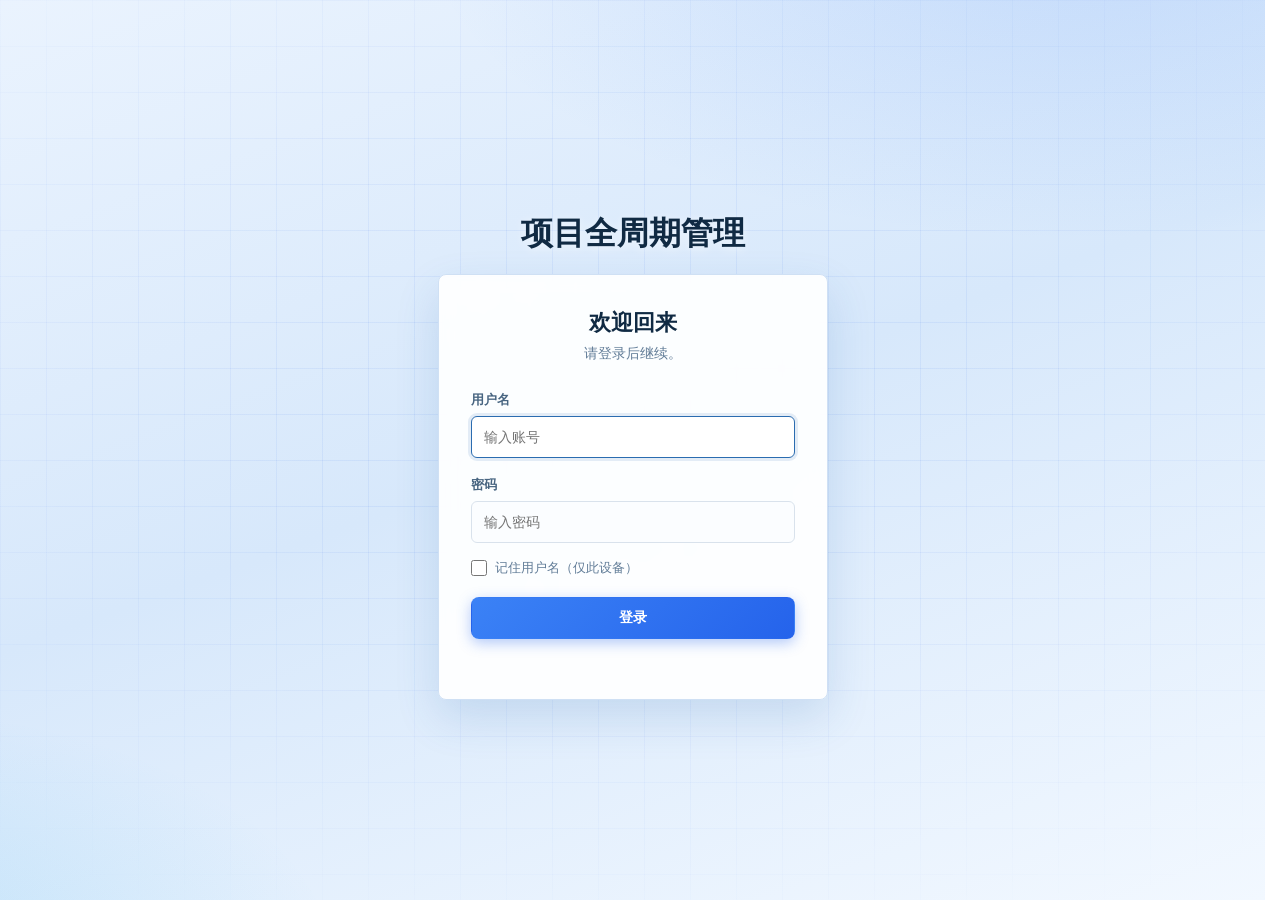
<file: src/main/resources/static/login.html>
<!DOCTYPE html>
<html lang="zh-CN">
<head>
  <meta charset="UTF-8">
  <meta name="viewport" content="width=device-width, initial-scale=1.0">
  <title>&#39033;&#30446;&#20840;&#21608;&#26399;&#31649;&#29702; - &#30331;&#24405;</title>
  <link rel="stylesheet" href="css/style.css?v=20261015-1">
  <style>
    :root {
      --ink: #102a43;
      --muted: #627d98;
      --line: #d9e2ec;
      --teal: #2563eb;
      --teal-dark: #1d4ed8;
      --blue: #2b6cb0;
    }
    body.auth-page {
      min-height: 100vh;
      display: grid;
      place-items: center;
      padding: 28px;
      background:
        radial-gradient(1100px 550px at 85% -10%, rgba(59, 130, 246, 0.18), transparent 60%),
        radial-gradient(850px 480px at -10% 108%, rgba(14, 165, 233, 0.15), transparent 55%),
        linear-gradient(160deg, #eaf3fe 0%, #d7e8fb 48%, #f2f8ff 100%);
      color: var(--ink);
    }
    body.auth-page::before {
      content: '';
      position: fixed;
      inset: 0;
      background-image:
        linear-gradient(rgba(37, 99, 235, 0.07) 1px, transparent 1px),
        linear-gradient(90deg, rgba(37, 99, 235, 0.07) 1px, transparent 1px);
      background-size: 46px 46px;
      mask-image: radial-gradient(ellipse 78% 68% at 50% 42%, #000 35%, transparent 100%);
      -webkit-mask-image: radial-gradient(ellipse 78% 68% at 50% 42%, #000 35%, transparent 100%);
      pointer-events: none;
    }
    .auth-shell {
      position: relative;
      z-index: 1;
      width: min(92vw, 390px);
    }
    .auth-brand {
      margin-bottom: 22px;
      text-align: center;
      color: var(--ink);
      text-shadow: 0 2px 10px rgba(255, 255, 255, 0.6);
    }
    .auth-brand h1 {
      margin: 14px 0 0;
      font-size: 32px;
      line-height: 1.2;
      letter-spacing: 0;
    }
    .auth-card {
      width: 100%;
      padding: 34px 32px 28px;
      border: 1px solid #cfe0f4;
      border-radius: 8px;
      background: rgba(255, 255, 255, 0.92);
      box-shadow: 0 18px 44px rgba(43, 108, 176, 0.16);
      backdrop-filter: blur(8px);
    }
    .auth-card h2 {
      margin: 0 0 8px;
      color: var(--ink);
      font-size: 22px;
      line-height: 1.25;
      text-align: center;
    }
    .auth-card > p {
      margin: 0 0 28px;
      color: var(--muted);
      font-size: 14px;
      text-align: center;
    }
    .auth-form label {
      display: block;
      margin-bottom: 18px;
      color: #486581;
      font-size: 13px;
      font-weight: 600;
    }
    .auth-form input[type="text"],
    .auth-form input[type="password"] {
      display: block;
      width: 100%;
      height: 42px;
      margin-top: 7px;
      padding: 0 12px;
      border: 1px solid var(--line);
      border-radius: 6px;
      background: #fbfdff;
      color: var(--ink);
      font-size: 14px;
      outline: none;
      transition: border-color 0.15s, box-shadow 0.15s, background 0.15s;
    }
    .auth-form input[type="text"]:focus,
    .auth-form input[type="password"]:focus {
      border-color: var(--blue);
      box-shadow: 0 0 0 3px rgba(43, 108, 176, 0.12);
      background: #fff;
    }
    .auth-remember {
      display: inline-flex !important;
      align-items: center;
      gap: 8px;
      margin: -2px 0 20px !important;
      color: var(--muted) !important;
      font-size: 13px !important;
      font-weight: 400 !important;
      cursor: pointer;
      user-select: none;
    }
    .auth-remember input {
      width: 16px;
      height: 16px;
      margin: 0;
      accent-color: var(--teal);
      cursor: pointer;
    }
    .auth-actions .btn {
      width: 100%;
      min-height: 42px;
      border-radius: 8px;
      background: linear-gradient(135deg, #3b82f6, #2563eb);
      border-color: transparent;
      font-weight: 600;
      box-shadow: 0 4px 14px rgba(37, 99, 235, 0.35);
    }
    .auth-actions .btn:hover {
      background: linear-gradient(135deg, #2563eb, #1d4ed8);
      border-color: transparent;
      box-shadow: 0 6px 18px rgba(37, 99, 235, 0.45);
    }
    .auth-message {
      min-height: 20px;
      margin-top: 12px;
      color: #c0392b;
      font-size: 13px;
    }
    .auth-message.auth-notice {
      color: #15803d;
      font-weight: 600;
    }
    @media (max-width: 520px) {
      body.auth-page { padding: 18px; }
      .auth-brand h1 { font-size: 28px; }
      .auth-card { padding: 30px 24px 24px; }
    }
  </style>
</head>
<body class="auth-page">
  <main class="auth-shell">
    <header class="auth-brand">
      <h1>&#39033;&#30446;&#20840;&#21608;&#26399;&#31649;&#29702;</h1>
    </header>

    <section class="auth-card">
      <h2>&#27426;&#36814;&#22238;&#26469;</h2>
      <p>&#35831;&#30331;&#24405;&#21518;&#32487;&#32493;&#12290;</p>
      <form id="loginForm" class="auth-form">
        <label>&#29992;&#25143;&#21517;
          <input type="text" id="loginUsername" required maxlength="50" autocomplete="username" placeholder="&#36755;&#20837;&#36134;&#21495;">
        </label>
        <label>&#23494;&#30721;
          <input type="password" id="loginPassword" required maxlength="100" autocomplete="current-password" placeholder="&#36755;&#20837;&#23494;&#30721;">
        </label>
        <label class="auth-remember">
          <input type="checkbox" id="rememberUsername">
          <span>&#35760;&#20303;&#29992;&#25143;&#21517;&#65288;&#20165;&#27492;&#35774;&#22791;&#65289;</span>
        </label>
        <div class="auth-actions">
          <button type="submit" class="btn btn-primary">&#30331;&#24405;</button>
        </div>
        <div id="loginMessage" class="auth-message"></div>
      </form>
    </section>
  </main>

  <script>
    const TOKEN_KEY = 'bugclose_token';
    const REMEMBERED_USERNAME_KEY = 'bugclose_remembered_username';
    const LOGIN_API = '/api/auth/login';

    const usernameEl = document.getElementById('loginUsername');
    const passwordEl = document.getElementById('loginPassword');
    const rememberEl = document.getElementById('rememberUsername');
    const messageEl = document.getElementById('loginMessage');
    const getToken = () => localStorage.getItem(TOKEN_KEY);
    const setToken = (token) => {
      if (token) localStorage.setItem(TOKEN_KEY, token);
      else localStorage.removeItem(TOKEN_KEY);
    };
    const getNextUrl = () => {
      const params = new URLSearchParams(location.search);
      const next = params.get('next');
      // 仅允许站内相对路径；拒绝 "//evil.com" 这类协议相对跳转
      return next && next.startsWith('/') && !next.startsWith('//') ? next : '/';
    };
    const showMessage = (msg) => {
      messageEl.textContent = msg || '';
      messageEl.classList.remove('auth-notice'); // 后续报错恢复红色
    };

    // 改密后跳回登录页的提示：固定文案映射，不直接渲染 URL 参数（防注入）
    const LOGIN_MESSAGES = {
      pwdchanged: '\u5bc6\u7801\u4fee\u6539\u6210\u529f\uff0c\u8bf7\u4f7f\u7528\u65b0\u5bc6\u7801\u91cd\u65b0\u767b\u5f55',
    };
    const notice = LOGIN_MESSAGES[new URLSearchParams(location.search).get('msg')];
    if (notice) {
      messageEl.textContent = notice;
      messageEl.classList.add('auth-notice');
    }

    // 安全整改：历史版本曾明文存密码，这里统一清理，只保留用户名
    localStorage.removeItem('bugclose_remembered_password');

    const rememberedUsername = localStorage.getItem(REMEMBERED_USERNAME_KEY);
    if (rememberedUsername) {
      usernameEl.value = rememberedUsername;
      rememberEl.checked = true;
    }

    if (getToken()) {
      location.replace(getNextUrl());
    }

    document.getElementById('loginForm').addEventListener('submit', async (e) => {
      e.preventDefault();
      showMessage('');
      const username = usernameEl.value.trim();
      const password = passwordEl.value;
      if (!username || !password) {
        showMessage('\u8bf7\u586b\u5199\u7528\u6237\u540d\u548c\u5bc6\u7801');
        return;
      }
      try {
        const resp = await fetch(LOGIN_API, {
          method: 'POST',
          headers: { 'Content-Type': 'application/json' },
          body: JSON.stringify({ username, password }),
        });
        const data = await resp.json().catch(() => null);
        if (!resp.ok) {
          throw new Error((data && data.error) || `\u767b\u5f55\u5931\u8d25 (${resp.status})`);
        }
        if (rememberEl.checked) {
          localStorage.setItem(REMEMBERED_USERNAME_KEY, username);
        } else {
          localStorage.removeItem(REMEMBERED_USERNAME_KEY);
        }
        setToken(data.token);
        location.replace(getNextUrl());
      } catch (err) {
        showMessage(err.message || '\u767b\u5f55\u5931\u8d25');
      }
    });

    // 已记住用户名时直接聚焦密码框
    (rememberedUsername ? passwordEl : usernameEl).focus();
  </script>
</body>
</html>
</file>
<file: src/main/resources/static/css/style.css>
/* ===== 全局 ===== */
* { box-sizing: border-box; margin: 0; padding: 0; }
/* 预留滚动条槽位：不同视图高度不同，滚动条出现/消失时内容宽度不再左右跳动 */
html { scrollbar-gutter: stable; }
:root {
  --primary: #2563eb;
  --primary-dark: #1d4ed8;
  --radius: 10px;
  --shadow-sm: 0 1px 2px rgba(16, 24, 40, 0.05);
  --shadow-card: 0 1px 2px rgba(16, 24, 40, 0.04), 0 4px 14px rgba(16, 24, 40, 0.06);
  --ring: 0 0 0 3px rgba(37, 99, 235, 0.16);
}
body {
  font-family: "Microsoft YaHei", "Segoe UI", sans-serif;
  background: #f4f6f9;
  color: #333;
  font-size: 14px;
}
.hidden { display: none !important; }

/* ===== 左侧边栏布局 ===== */
.app-layout { display: flex; min-height: 100vh; }
.sidebar {
  width: 240px; flex-shrink: 0;
  display: flex; flex-direction: column;
  padding: 18px 12px 14px;
  background: #fff;
  border-right: 1px solid #e2e8f0;
  box-shadow: 2px 0 8px rgba(0, 0, 0, 0.04);
  position: sticky; top: 0; height: 100vh;
  overflow-y: auto;
}
.sidebar h1 {
  font-size: 18px; color: #2563eb;
  padding: 0 8px 14px; margin-bottom: 12px;
  border-bottom: 1px solid #eef2f7;
  white-space: nowrap;
}
.sidebar nav { display: flex; flex-direction: column; gap: 6px; flex: 1; }
.app-main { flex: 1; min-width: 0; display: flex; flex-direction: column; }
.nav-btn {
  position: relative; overflow: hidden;
  width: 100%; text-align: left;
  border: 1px solid #e6edf7;
  background: #f6f9fd;
  padding: 9px 14px;
  font-size: 14px;
  cursor: pointer;
  border-radius: 8px;
  color: #475569;
  transition: background .18s, color .18s, transform .12s, box-shadow .18s, border-color .18s;
}
.nav-btn:hover { background: #eaf1fc; border-color: #cfdffb; color: #1e40af; }
.nav-btn:active { transform: scale(0.97); }
.nav-btn.active {
  background: #334155;
  color: #fff; border-color: transparent; font-weight: 600;
  box-shadow: 0 2px 8px rgba(51, 65, 85, 0.25);
}
.nav-btn.active:hover { background: #1e293b; color: #fff; }

/* 导航/二级 tab 点击水波纹 */
.tab-ripple {
  position: absolute; border-radius: 50%; pointer-events: none;
  background: rgba(255, 255, 255, 0.55);
  transform: scale(0);
  animation: admin-ripple 0.6s ease-out forwards;
}
@keyframes admin-ripple {
  to { transform: scale(2.4); opacity: 0; }
}

/* ===== 按钮 ===== */
.btn {
  padding: 8px 16px;
  border: 1px solid #d8dee9;
  background: #fff;
  border-radius: 8px;
  cursor: pointer;
  font-size: 14px;
  font-weight: 500;
  color: #475569;
  box-shadow: var(--shadow-sm);
  transition: all .18s ease;
}
.btn:hover { border-color: #a8c6f7; color: var(--primary); background: #f5f8ff; box-shadow: 0 2px 8px rgba(37, 99, 235, 0.14); }
.btn:active { transform: translateY(1px); }
.btn:focus-visible { outline: none; box-shadow: var(--ring); }
.btn-primary {
  background: linear-gradient(135deg, #3b82f6, #2563eb);
  border-color: transparent;
  color: #fff;
  box-shadow: 0 2px 8px rgba(37, 99, 235, 0.35);
}
.btn-primary:hover { background: linear-gradient(135deg, #2563eb, #1d4ed8); color: #fff; box-shadow: 0 4px 12px rgba(37, 99, 235, 0.42); }
.btn-sm { padding: 4px 10px; font-size: 12px; border-radius: 6px; }
.btn-danger { color: #c81e1e; border-color: #f3c1c1; }
.btn-danger:hover { border-color: #e02424; color: #e02424; background: #fef2f2; box-shadow: 0 2px 8px rgba(224, 36, 36, 0.14); }

/* ===== 视图容器 ===== */
.view {
  padding: 20px 24px;
  max-width: 1280px;
  width: 100%;
  margin: 0 auto;
  box-sizing: border-box;
  flex: 1;
  display: flex;
  flex-direction: column;
  min-height: 0;
}
/* 底部预留悬浮按钮（汇总分析）空间，避免遮挡分页栏 */
.view-wide { max-width: 1720px; padding-bottom: 88px; }

/* ===== 视图切换动画（纯淡入，避免整屏位移晃动） ===== */
@keyframes viewFadeIn {
  from { opacity: 0; }
  to   { opacity: 1; }
}
.view-animate-in {
  animation: viewFadeIn .25s ease-out both;
}

/* Bug 列表：左侧项目栏 + 右侧列表（两列等高拉伸，底部对齐） */
.view-with-sidebar { display: flex; gap: 16px; align-items: stretch; flex: 1; min-height: 0; }
.list-main { flex: 1; min-width: 0; display: flex; flex-direction: column; min-height: 0; }
.list-main .pager { margin-top: auto; }
.list-main .bug-table { margin-bottom: 12px; flex: 1 0 auto; }

/* ===== 筛选栏 ===== */
.filter-bar {
  display: flex;
  gap: 10px;
  flex-wrap: wrap;
  background: #fff;
  padding: 14px 16px;
  border-radius: var(--radius);
  margin-bottom: 16px;
  box-shadow: var(--shadow-card);
}
.filter-bar input, .filter-bar select {
  padding: 7px 10px;
  border: 1px solid #d0d5dd;
  border-radius: 6px;
  font-size: 14px;
  outline: none;
  transition: border-color .15s, box-shadow .15s;
}
.filter-bar input:focus, .filter-bar select:focus { border-color: var(--primary); box-shadow: var(--ring); }
#fKeyword { width: 220px; }
#fAssignee { width: 120px; }

/* ===== 表格 ===== */
.bug-table {
  width: 100%;
  border-collapse: collapse;
  background: #fff;
  border-radius: var(--radius);
  overflow: hidden;
  box-shadow: var(--shadow-card);
}
.bug-table th, .bug-table td {
  padding: 10px 12px;
  text-align: left;
  border-bottom: 1px solid #eef0f3;
}
.bug-table th { background: #f8fafc; font-weight: 600; color: #555; white-space: nowrap; }
.bug-table tbody tr { height: 43px; transition: background .12s; }
.bug-table tbody tr:hover { background: #f5f8fe; }
.bug-table tbody tr.filler-row:hover, .bug-table tbody tr.empty-row:hover { background: transparent; }
.empty-row td { text-align: center; color: #999; }
.bug-title-cell { max-width: 380px; overflow: hidden; text-overflow: ellipsis; white-space: nowrap; }
.seq-col { width: 56px; text-align: center; color: #888; }
.empty-tip { text-align: center; color: #999; padding: 40px 0; }

/* ===== 分页栏 ===== */
.pager {
  display: flex;
  align-items: center;
  justify-content: flex-end;
  gap: 8px;
  background: #fff;
  padding: 10px 16px;
  border-radius: var(--radius);
  margin-top: 12px;
  box-shadow: var(--shadow-card);
}
.pager-total { color: #888; font-size: 13px; margin-right: auto; }
.pager-size {
  padding: 5px 8px;
  border: 1px solid #d0d5dd;
  border-radius: 6px;
  font-size: 13px;
  outline: none;
}
.pager-btn {
  min-width: 30px;
  height: 30px;
  padding: 0 9px;
  border: 1px solid #d0d5dd;
  background: #fff;
  border-radius: 6px;
  cursor: pointer;
  font-size: 13px;
  color: #444;
  transition: all .15s;
}
.pager-btn:hover:not(:disabled) { border-color: #2563eb; color: #2563eb; }
.pager-btn.active { background: #2563eb; border-color: #2563eb; color: #fff; }
.pager-btn:disabled { color: #bbb; cursor: not-allowed; background: #f7f8fa; }
.pager-ellipsis { color: #999; padding: 0 2px; }

/* ===== 标签 ===== */
.tag {
  display: inline-block;
  padding: 2px 10px;
  border-radius: 10px;
  font-size: 12px;
  white-space: nowrap;
}
.sev-CRITICAL { background: #fde8e8; color: #c81e1e; }
.sev-HIGH     { background: #fef3e2; color: #c2710c; }
.sev-MEDIUM   { background: #e8f1fd; color: #1a56db; }
.sev-LOW      { background: #eef2f5; color: #64748b; }

.pri-URGENT { background: #fde8e8; color: #c81e1e; }
.pri-HIGH   { background: #fef3e2; color: #c2710c; }
.pri-MEDIUM { background: #e8f1fd; color: #1a56db; }
.pri-LOW    { background: #eef2f5; color: #64748b; }

.st-NEW         { background: #e8f1fd; color: #1a56db; }
.st-IN_PROGRESS { background: #fef3e2; color: #c2710c; }
.st-RESOLVED    { background: #e6f6ec; color: #05803c; }
.st-CLOSED      { background: #eef2f5; color: #64748b; }

.proj-tag   { background: #f3e8fd; color: #7e22ce; }
.proj-count { background: #e8f1fd; color: #1a56db; font-weight: 600; }
.proj-count.zero { background: #eef2f5; color: #94a3b8; font-weight: 400; }

/* 文档库：分类标签配色 */
.doc-cat-REQUIREMENT { background: #e8f1fd; color: #1a56db; }
.doc-cat-DESIGN      { background: #f3e8fd; color: #7e22ce; }
.doc-cat-TEST        { background: #e6f7ee; color: #05803c; }
.doc-cat-MANUAL      { background: #fef3e2; color: #c2710c; }
.doc-cat-MEETING     { background: #fdf0e8; color: #b45309; }
.doc-cat-OTHER       { background: #eef2f5; color: #64748b; }

/* 版本历史：最新版本标记与弹窗内表格 */
.doc-latest { background: #e6f7ee; color: #05803c; font-size: 12px; }
.doc-his-table { margin-top: 12px; }

/* 测试用例：执行状态标签配色 */
.cs-NOT_RUN { background: #eef2f5; color: #64748b; }
.cs-PASS    { background: #e6f7ee; color: #05803c; }
.cs-FAIL    { background: #fde8e8; color: #c81e1e; }
.cs-BLOCKED { background: #fef3e2; color: #c2710c; }

/* 测试用例：优先级标签配色 */
.cp-P0 { background: #fde8e8; color: #c81e1e; }
.cp-P1 { background: #fdf0e8; color: #e8705f; }
.cp-P2 { background: #e8f1fd; color: #1a56db; }
.cp-P3 { background: #eef2f5; color: #94a3b8; }

/* 需求管理：状态标签 */
.rs-DRAFT      { background: #eef2f5; color: #64748b; }
.rs-REVIEWING  { background: #fef3e2; color: #c2710c; }
.rs-APPROVED   { background: #e8f1fd; color: #1a56db; }
.rs-IN_PROGRESS{ background: #f3e8fd; color: #7e22ce; }
.rs-COMPLETED  { background: #e6f7ee; color: #05803c; }
.rs-REJECTED   { background: #fde8e8; color: #c81e1e; }

/* ===== 用例导入弹窗 ===== */
.import-steps p { margin-bottom: 12px; color: #444; line-height: 1.8; }
.import-steps .btn-sm { margin-left: 8px; }
.import-steps input[type="file"] { display: block; margin-top: 6px; font-size: 13px; }
.import-preview { max-height: 320px; overflow: auto; border: 1px solid #e5e7eb; border-radius: 6px; padding: 10px; margin-top: 4px; }
.import-preview .bug-table td { white-space: nowrap; max-width: 180px; overflow: hidden; text-overflow: ellipsis; }
.import-row-error td { background: #fde8e8; }
.import-error-text { color: #c81e1e; }

/* ===== 用例详情弹窗：与新建表单一致的展现 ===== */
.detail-field { display: block; margin-bottom: 12px; font-weight: 600; color: #444; font-size: 14px; }
.detail-field-box {
  margin-top: 5px;
  padding: 8px 10px;
  border: 1px solid #e3e7ee;
  border-radius: 6px;
  background: #f8f9fa;
  font-size: 14px;
  font-weight: 400;
  color: #333;
  min-height: 36px;
}
.detail-field-multi { white-space: pre-wrap; min-height: 64px; }
.detail-section-title {
  margin: 18px 0 12px;
  padding-top: 14px;
  border-top: 1px dashed #e0e3e8;
  font-weight: 600;
  font-size: 13px;
  color: #2563eb;
}

/* ===== 左侧项目栏 ===== */
.proj-sidebar {
  width: 260px;
  flex-shrink: 0;
  background: #fff;
  border-radius: var(--radius);
  box-shadow: var(--shadow-card);
  display: flex;
  flex-direction: column;
}
.proj-sidebar-head {
  display: flex;
  align-items: center;
  justify-content: space-between;
  padding: 12px 14px;
  border-bottom: 1px solid #eef0f3;
  font-weight: 600;
  color: #555;
}
.proj-add-btn {
  width: 24px;
  height: 24px;
  border: 1px dashed #d0d5dd;
  border-radius: 6px;
  background: transparent;
  color: #888;
  font-size: 14px;
  line-height: 1;
  cursor: pointer;
  transition: all .15s;
}
.proj-add-btn:hover { border-color: #2563eb; color: #2563eb; }
.proj-list { list-style: none; padding: 8px; overflow-y: auto; flex: 1; }
.proj-item {
  display: flex;
  align-items: center;
  gap: 6px;
  padding: 8px 10px;
  border-radius: 6px;
  cursor: pointer;
  color: #444;
  transition: background .15s;
}
.proj-item:hover { background: #f5f6f8; }
.proj-item.active { background: #dbeafe; color: #2563eb; font-weight: 600; }
.proj-item-name {
  flex: 1;
  min-width: 0;
  overflow: hidden;
  text-overflow: ellipsis;
  white-space: nowrap;
}
.proj-item-count {
  font-size: 12px;
  background: #e8f1fd;
  color: #1a56db;
  border-radius: 10px;
  padding: 1px 8px;
  font-weight: 600;
  flex-shrink: 0;
}
.proj-item-count.zero { background: #eef2f5; color: #94a3b8; font-weight: 400; }
/* 悬停时计数换成编辑/删除操作 */
.proj-item-ops { display: none; gap: 2px; flex-shrink: 0; }
.proj-item:hover .proj-item-count { display: none; }
.proj-item:hover .proj-item-ops { display: flex; }
.proj-item-ops button {
  width: 22px;
  height: 22px;
  border: none;
  border-radius: 4px;
  background: transparent;
  color: #888;
  font-size: 13px;
  line-height: 1;
  cursor: pointer;
}
.proj-item-ops button:hover { background: #fff; color: #2563eb; }
.proj-list-empty { padding: 14px 10px; color: #aaa; font-size: 13px; text-align: center; list-style: none; }

/* 侧栏分页（固定贴底，与右侧分页栏底部对齐） */
.proj-pager {
  display: flex;
  align-items: center;
  gap: 6px;
  padding: 8px 10px;
  border-top: 1px solid #eef0f3;
  margin-top: auto;
}
.proj-pager select {
  flex: 1;
  min-width: 0;
  padding: 4px 4px;
  border: 1px solid #d0d5dd;
  border-radius: 6px;
  font-size: 12px;
  outline: none;
  color: #555;
}
.proj-pager button {
  width: 24px;
  height: 24px;
  border: 1px solid #d0d5dd;
  border-radius: 6px;
  background: #fff;
  cursor: pointer;
  color: #555;
  line-height: 1;
  transition: all .15s;
}
.proj-pager button:hover:not(:disabled) { border-color: #2563eb; color: #2563eb; }
.proj-pager button:disabled { color: #ccc; cursor: not-allowed; }
#projPageInfo { font-size: 12px; color: #777; min-width: 28px; text-align: center; }

/* ===== 操作列 ===== */
.op-cell { white-space: nowrap; display: flex; gap: 6px; }

/* ===== 弹窗 ===== */
.modal-mask {
  position: fixed;
  inset: 0;
  background: rgba(0,0,0,.45);
  display: flex;
  align-items: center;
  justify-content: center;
  z-index: 100;
  opacity: 0;
  visibility: hidden;
  pointer-events: none;
  transition: opacity .25s ease, visibility .25s ease;
}
.modal-mask.modal-visible {
  opacity: 1;
  visibility: visible;
  pointer-events: auto;
}
.modal-mask.modal-visible .modal {
  transform: scale(1);
  opacity: 1;
}
.modal {
  background: #fff;
  border-radius: 12px;
  padding: 24px;
  width: 520px;
  max-width: 92vw;
  max-height: 88vh;
  overflow-y: auto;
  box-shadow: 0 16px 48px rgba(16, 24, 40, 0.18);
  transform: scale(.92);
  opacity: 0;
  transition: transform .28s cubic-bezier(.4,0,.2,1), opacity .25s ease;
}
.modal-sm { width: 400px; }
.modal-lg { width: 760px; }
.modal-lg textarea { min-height: 120px; }
.modal h2 { font-size: 17px; margin-bottom: 16px; }
.modal label {
  display: block;
  margin-bottom: 12px;
  font-weight: 600;
  color: #444;
}
.modal input[type=text], .modal input[type=password], .modal textarea, .modal select {
  display: block;
  width: 100%;
  margin-top: 5px;
  padding: 8px 10px;
  border: 1px solid #d0d5dd;
  border-radius: 6px;
  font-size: 14px;
  font-weight: 400;
  font-family: inherit;
  outline: none;
}
.modal input:focus, .modal textarea:focus, .modal select:focus { border-color: var(--primary); box-shadow: var(--ring); }
.modal-hint { margin: -6px 0 14px; color: #667085; font-size: 13px; }
.form-message { min-height: 18px; margin-top: 4px; color: #c0392b; font-size: 13px; }
.form-row { display: flex; gap: 14px; }
.form-row label { flex: 1; }
.form-row .detail-field { flex: 1; }
.required { color: #e02424; }
.modal-actions {
  display: flex;
  justify-content: flex-end;
  gap: 10px;
  margin-top: 18px;
}
.trans-info { margin-bottom: 14px; color: #666; }

/* ===== 图片上传区 ===== */
.image-grid {
  display: flex;
  flex-wrap: wrap;
  gap: 10px;
  margin-top: 8px;
}
.image-add-box {
  width: 96px;
  height: 96px;
  border: 2px dashed #d0d5dd;
  border-radius: 8px;
  display: flex;
  flex-direction: column;
  align-items: center;
  justify-content: center;
  cursor: pointer;
  color: #999;
  transition: all .15s;
  user-select: none;
}
.image-add-box:hover { border-color: #2563eb; color: #2563eb; }
.image-add-icon { font-size: 26px; line-height: 1; font-weight: 300; }
.image-add-text { font-size: 12px; margin-top: 4px; font-weight: 400; }
.image-item {
  position: relative;
  width: 96px;
  height: 96px;
  border: 1px solid #e5e7eb;
  border-radius: 8px;
  background: #fafbfc;
  overflow: hidden;
}
/* 缩略图按原始宽高比完整展示，不裁切 */
.image-item img {
  width: 100%;
  height: 100%;
  object-fit: contain;
  display: block;
  cursor: zoom-in;
}
.image-item.uploading::after {
  content: '上传中…';
  position: absolute;
  inset: 0;
  display: flex;
  align-items: center;
  justify-content: center;
  background: rgba(255,255,255,.75);
  font-size: 12px;
  color: #666;
}
.image-remove {
  position: absolute;
  top: 2px;
  right: 2px;
  width: 20px;
  height: 20px;
  border: none;
  border-radius: 50%;
  background: rgba(0,0,0,.55);
  color: #fff;
  font-size: 12px;
  line-height: 20px;
  text-align: center;
  cursor: pointer;
  padding: 0;
}
.image-remove:hover { background: #e02424; }

/* 大图预览：按原比例完整展示 */
.img-preview-large {
  max-width: 90vw;
  max-height: 88vh;
  border-radius: 8px;
  cursor: zoom-out;
  background: #fff;
}

/* ===== Bug 详情 ===== */
.detail-row {
  display: flex;
  margin-bottom: 12px;
  font-size: 14px;
}
.detail-label {
  width: 90px;
  flex-shrink: 0;
  color: #888;
  font-weight: 600;
}
.detail-value { color: #333; word-break: break-all; }
.detail-desc {
  white-space: pre-wrap;
  background: #f8f9fa;
  border: 1px solid #eef0f2;
  border-radius: 6px;
  padding: 10px 12px;
  line-height: 1.6;
  max-height: 220px;
  overflow-y: auto;
}
.detail-empty { color: #aaa; }

/* ===== 统计看板 ===== */
.stat-cards {
  display: grid;
  grid-template-columns: repeat(auto-fit, minmax(150px, 1fr));
  gap: 14px;
  margin-bottom: 20px;
}
.stat-card {
  background: #fff;
  border-radius: var(--radius);
  padding: 18px;
  text-align: center;
  box-shadow: var(--shadow-card);
  transition: transform .18s ease, box-shadow .18s ease;
}
.stat-card:hover {
  transform: translateY(-3px);
  box-shadow: 0 2px 4px rgba(16, 24, 40, 0.05), 0 10px 24px rgba(16, 24, 40, 0.1);
}
.stat-card .num { font-size: 30px; font-weight: 700; }
.stat-card .label { color: #777; margin-top: 4px; }

.chart-grid {
  display: grid;
  grid-template-columns: repeat(auto-fit, minmax(320px, 1fr));
  gap: 16px;
}
.chart-box {
  background: #fff;
  border-radius: var(--radius);
  padding: 18px;
  box-shadow: var(--shadow-card);
}
.chart-box h3 {
  font-size: 15px; margin-bottom: 14px; color: #444;
  padding-left: 10px;
  border-left: 3px solid var(--primary);
  border-radius: 1px;
}

.bar-row { display: flex; align-items: center; gap: 8px; margin-bottom: 10px; }
.bar-label { width: 70px; text-align: right; color: #666; font-size: 13px; flex-shrink: 0; overflow: hidden; text-overflow: ellipsis; white-space: nowrap; }
.bar-track { flex: 1; background: #f0f2f5; border-radius: 4px; height: 20px; overflow: hidden; }
.bar-fill {
  height: 100%;
  background: linear-gradient(90deg, #60a5fa, #2563eb);
  border-radius: 4px;
  transition: width .4s;
  min-width: 2px;
}
.bar-fill.zero { background: transparent; }
.bar-count { width: 36px; font-size: 13px; color: #444; }

/* ===== 汇总分析悬浮按钮（右下角，按当前视图打开对应汇总弹窗） ===== */
.summary-fab {
  position: fixed;
  right: 28px;
  bottom: 28px;
  z-index: 90;
  display: inline-flex;
  align-items: center;
  gap: 6px;
  padding: 12px 22px;
  border: none;
  border-radius: 999px;
  background: linear-gradient(135deg, var(--primary), var(--primary-dark));
  color: #fff;
  font-size: 14px;
  font-weight: 600;
  white-space: nowrap;
  cursor: pointer;
  box-shadow: 0 6px 18px rgba(37, 99, 235, .35);
  transition: transform .15s, box-shadow .15s, opacity .2s;
}
.summary-fab:hover {
  transform: translateY(-2px);
  box-shadow: 0 10px 24px rgba(37, 99, 235, .45);
}
.summary-fab:active { transform: translateY(0) scale(.97); }

/* 汇总弹窗内容：图表单列堆叠，弹窗自身滚动 */
.summary-charts {
  display: grid;
  grid-template-columns: 1fr;
  gap: 14px;
}
.summary-charts .chart-box { box-shadow: none; border: 1px solid #eef0f2; padding: 14px; }
.stack-legend {
  display: flex;
  flex-wrap: wrap;
  gap: 12px;
  font-size: 12px;
  color: #666;
  margin-bottom: 12px;
}
.legend-dot {
  display: inline-block;
  width: 10px;
  height: 10px;
  border-radius: 2px;
  margin-right: 4px;
  vertical-align: -1px;
}
.stack-fill {
  display: flex;
  height: 100%;
  border-radius: 4px;
  overflow: hidden;
  min-width: 2px;
}
.chart-empty { color: #aaa; text-align: center; padding: 20px 0; font-size: 13px; }

/* ===== Toast ===== */
.toast {
  position: fixed;
  top: 72px;
  left: 50%;
  transform: translateX(-50%) translateY(-10px);
  background: rgba(40,40,40,.9);
  color: #fff;
  padding: 10px 22px;
  border-radius: 8px;
  z-index: 200;
  font-size: 14px;
  opacity: 0;
  pointer-events: none;
  transition: opacity .25s ease, transform .25s ease;
}
.toast.toast-show {
  opacity: 1;
  transform: translateX(-50%) translateY(0);
  pointer-events: auto;
}
.toast.error { background: rgba(200,30,30,.92); }

/* ===== 登录遮罩 ===== */
.login-mask {
  background: rgba(15, 23, 42, 0.55);
  z-index: 2000;
  display: flex;
  align-items: center;
  justify-content: center;
}
.login-modal {
  background: #fff;
  border-radius: 12px;
  padding: 32px 28px;
  box-shadow: 0 12px 40px rgba(0, 0, 0, 0.25);
  width: 360px;
  max-width: 92vw;
}
.login-modal h2 { font-size: 20px; margin-bottom: 20px; color: #2563eb; }
.login-modal label { display: block; margin-bottom: 16px; font-size: 13px; color: #475569; }
.login-modal input {
  display: block; width: 100%; margin-top: 6px; padding: 9px 12px;
  border: 1px solid #d8dee9; border-radius: 6px; font-size: 14px;
}
.login-modal input:focus { border-color: #2563eb; outline: none; }
.login-modal .modal-actions { margin-top: 8px; }
.login-modal .modal-actions .btn { width: 100%; padding: 10px; }
.login-hint { margin-top: 14px; font-size: 12px; color: #94a3b8; text-align: center; }

/* ===== 侧栏用户区 ===== */
.sidebar-user {
  display: flex; flex-direction: column; gap: 10px;
  padding: 12px 8px 2px; margin-top: 10px;
  border-top: 1px solid #eef2f7;
}
.sidebar-user .current-user {
  font-size: 13px; color: #475569;
  overflow: hidden; text-overflow: ellipsis; white-space: nowrap;
}
.sidebar-user .btn { width: 100%; }

/* ===== 系统管理 ===== */
/* 侧栏二级菜单（系统管理 → 用户/角色/项目管理） */
.nav-group { display: flex; flex-direction: column; gap: 4px; }
.nav-btn[data-view="admin"] { padding-right: 30px; }
.nav-btn[data-view="admin"]::after {
  content: '▾';
  position: absolute; right: 12px; top: 50%;
  transform: translateY(-50%);
  font-size: 11px; opacity: .75;
  transition: transform .2s;
}
.nav-btn.expanded::after { transform: translateY(-50%) rotate(180deg); }
.nav-sub {
  display: none;
  flex-direction: column; gap: 4px;
  margin: 2px 0 4px;
  padding-left: 14px;
  border-left: 2px solid #bfdbfe;
}
.nav-sub.open { display: flex; }
.nav-sub-btn {
  position: relative; overflow: hidden;
  width: 100%; text-align: left;
  border: 1px solid transparent;
  background: transparent;
  padding: 8px 12px;
  font-size: 13px;
  cursor: pointer;
  border-radius: 6px;
  color: #475569;
  transition: background .18s, color .18s, transform .12s;
}
.nav-sub-btn:hover { background: #dbeafe; color: #1e3a8a; }
.nav-sub-btn:active { transform: scale(0.96); }
.nav-sub-btn.active { background: #e2e8f0; color: #1e293b; font-weight: 600; }
.nav-sub-btn.active:hover { background: #cbd5e1; color: #1e293b; }

.admin-panel .filter-bar { display: flex; align-items: center; gap: 12px; margin-bottom: 12px; }

.admin-title { font-weight: 600; font-size: 16px; color: #333; }

/* 用户表格角色标签 */
.tag.role-admin { background: #7e22ce; color: #fff; }
.tag.role-user { background: #1a56db; color: #fff; }

/* 角色表格标签 */
.tag.role-builtin { background: #f59e0b; color: #fff; }
.tag.role-custom { background: #0e7490; color: #fff; }

/* 表格中的角色编码 / 项目编号 */
.role-code {
  font-family: Consolas, Menlo, monospace;
  font-size: 12px; color: #334155;
  background: #f1f5f9; border: 1px solid #e2e8f0;
  border-radius: 4px; padding: 1px 6px;
}

/* 用户表单绑定项目区 */
.user-project-bind {
  display: flex; flex-wrap: wrap; gap: 10px 18px;
  margin-top: 8px; padding: 12px;
  border: 1px solid #e2e8f0; border-radius: 6px; background: #f8fafc;
}
.user-project-bind .bind-item {
  display: inline-flex; align-items: center; gap: 6px;
  font-size: 13px; color: #333; margin: 0; cursor: pointer;
}
.user-project-bind .bind-item input { cursor: pointer; }
.user-enabled-label {
  display: inline-flex; align-items: center; gap: 6px;
  font-size: 13px; color: #333; margin-bottom: 12px; cursor: pointer;
}

/* 系统管理只读提示 */
.admin-hint { flex: 1; font-size: 12px; color: #94a3b8; }

/* ===== 首页 ===== */
.home-container {
  display: flex; flex-direction: column; align-items: center; justify-content: center;
  height: 100%; min-height: 70vh; text-align: center; gap: 24px; padding: 40px 20px;
}
.home-logo svg { filter: drop-shadow(0 4px 12px rgba(51,65,85,.18)); }
.home-title { font-size: 32px; font-weight: 700; color: #1e293b; letter-spacing: 2px; }
.home-subtitle { font-size: 15px; color: #64748b; letter-spacing: 1px; margin-top: -8px; }

/* 流程卡片 */
.home-flow {
  display: flex; align-items: center; gap: 0; margin-top: 12px;
  flex-wrap: wrap; justify-content: center;
}
.home-flow-step {
  display: flex; flex-direction: column; align-items: center; gap: 8px;
  background: #fff; border: 1px solid #e2e8f0; border-radius: 12px;
  padding: 20px 24px; min-width: 140px;
  transition: transform .2s, box-shadow .2s;
}
.home-flow-step:hover { transform: translateY(-3px); box-shadow: 0 6px 20px rgba(0,0,0,.08); }
.flow-icon {
  width: 48px; height: 48px; border-radius: 12px;
  display: flex; align-items: center; justify-content: center;
}
.flow-req { background: #ede9fe; color: #7c3aed; }
.flow-doc { background: #e0f2fe; color: #0284c7; }
.flow-case { background: #dcfce7; color: #16a34a; }
.flow-bug { background: #fee2e2; color: #dc2626; }
.flow-label { font-size: 15px; font-weight: 600; color: #1e293b; }
.flow-desc { font-size: 12px; color: #94a3b8; }
.flow-arrow { font-size: 22px; color: #cbd5e1; margin: 0 6px; font-weight: 300; }

/* 特性亮点 */
.home-features {
  display: flex; gap: 16px; flex-wrap: wrap; justify-content: center; margin-top: 8px;
}
.home-feature {
  display: flex; align-items: center; gap: 8px;
  background: #f8fafc; border: 1px solid #e2e8f0; border-radius: 20px;
  padding: 8px 18px; font-size: 13px; color: #475569; font-weight: 500;
}
.feature-icon { font-size: 16px; }
</file>
